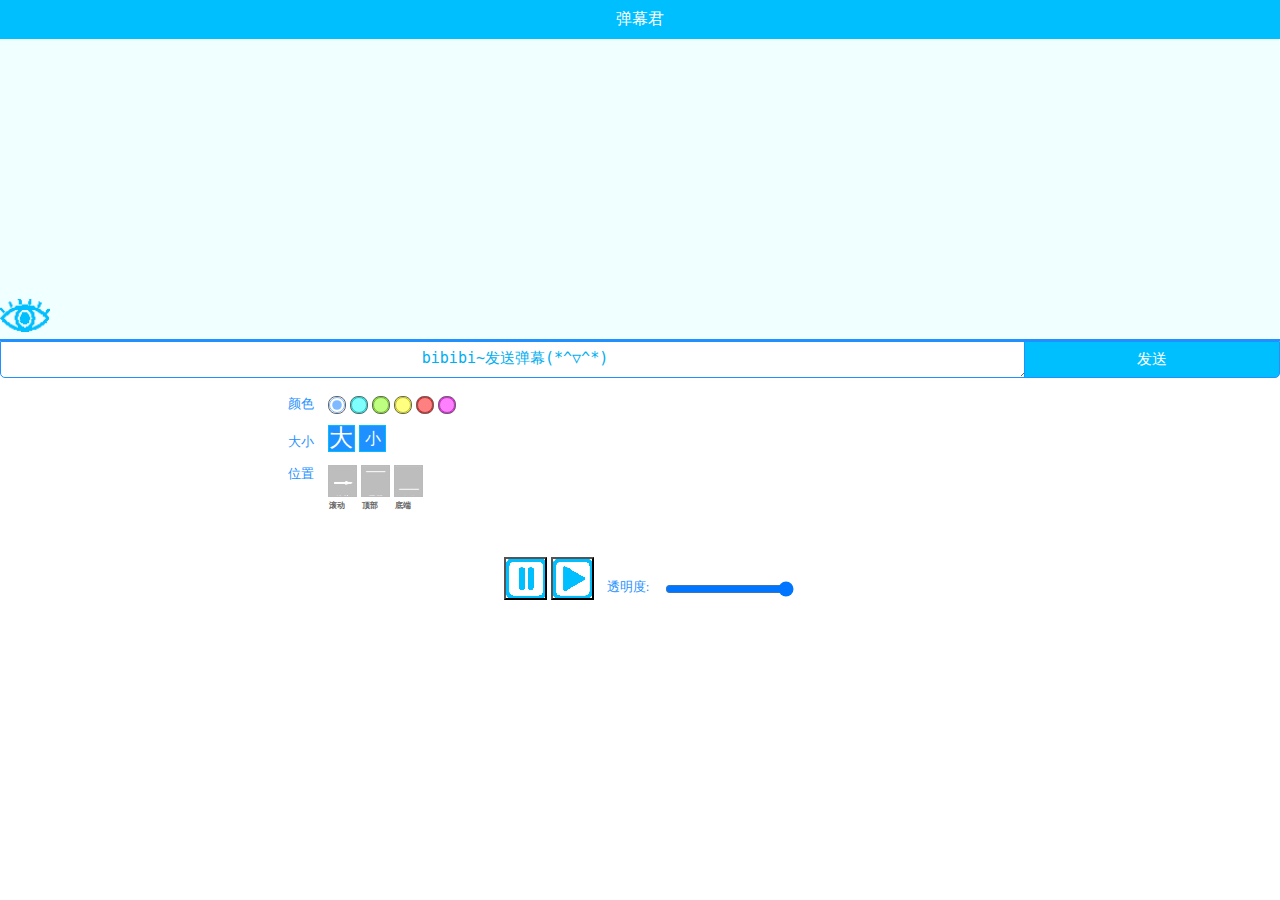
<file: barrage/index.html>
<!DOCTYPE html>
<html lang="en">
<head>
  <meta charset="utf-8">
  <meta name="viewport" content="width=device-width,minimum-scale=1.0,maximum-scale=1.0,user-scalable=no">
  <meta http-equiv="X-UA-Compatible" content="IE=Edge">
      <meta name="viewport" content="width=device-width,initial-scale=1.0,maximum-scale=1.0,user-scalable=no">
       <meta name="renderer" content="webkit"> <!-- 360手机优先使用chrome内核 -->
      <meta name="screen-orientation" content="portrait">  <!-- UC强制竖屏 -->
      <meta name="x5-orientation" content="portrait">  <!-- QQ强制竖屏 -->
      <meta name="browsermode" content="application">  <!-- UC浏览器应用模式 -->
      <!--  <meta name="x5-page-mode" content="app">  -->  <!-- QQ应用模式 -->
      <meta http-equiv="Cache-Control" content="no-siteapp"> <!-- 禁止百度转载页面加载流氓广告 -->
      <meta http-equiv="X-UA-Compatible" content="IE=edge,chrome=1"> <!-- 优先使用最高IE内核和chrome内核 -->
      <meta name="google" value="notranslate">  <!-- 禁用google翻译网页 -->
  <title>弹幕体验</title>
  <link rel="stylesheet" type="text/css" href="./css/danmu.css">
  <script src="http://libs.baidu.com/jquery/2.1.4/jquery.min.js"></script>
  <script src="./dist/jquery.danmu.min.js"></script>
</head>

<body class="center">
<div id="head">
  弹幕君
</div>
<!--黑背景和弹幕区-->
<div id="danmuarea">
  <img src="./images/open.png" id="eye">
  <input type='checkbox' checked='checked' id='ishide' value='is' onchange='changehide()'>
  <div id="danmu" >

  </div>
</div>
<!--控制区-->
<div class="ctr" >
  <textarea id="text" max=300>bibibi~发送弹幕(*^▽^*)</textarea>
  <button type="button" id="send" onclick="send()">发送</button><br>
<div style="background-color: #FFFFFF;padding: 5px 0 25px;">
   <div id="main">
    <label>颜色</label>  
      <div id="cl" style="background-color: white;">
        <input type="radio" name="color" id="color" value="white" checked="checked"></div>
      <div id="cl" style="background-color: cyan;">
        <input type="radio" name="color" id="color" value="cyan"></div>
      <div id="cl" style="background-color: lawngreen;">
        <input type="radio" name="color" id="color" value="lawngreen"></div>
      <div id="cl" style="background-color: yellow;">
        <input type="radio" name="color" id="color" value="yellow"></div>      
      <div id="cl" style="background-color: red;">
        <input type="radio" name="color" id="color" value="red"></div>
      <div id="cl" style="background-color: magenta;">
        <input type="radio" name="color" id="color" value="magenta"></div>
      <br>
    <label>大小</label>
    <div id="sz1" style="font-size:24px">大
      <input type="radio" name="size" id="size" value="1" checked="checked" onclick="radio1()"></div>
    <div id="sz2" style="font-size:16px">小
      <input type="radio" name="size" id="size" value="0" onclick="radio2()"></div>
      <br>
 
    <label>位置</label>
    <div id="pst1">
      <input type="radio" name="position" id="position" value="0" onclick="radiopst1()" checked="checked">
      <span id="btm">滚动</span>
    </div>
    <div id="pst2">
      <input type="radio" name="position" id="position" value="1" onclick="radiopst2()">
      <span id="btm">顶部</span>
    </div>
    <div id="pst3">
      <input type="radio" name="position" id="position" value="2" onclick="radiopst3()">
      <span id="btm">底端</span>
    </div>
  <br>
</div>

</div>
 <div id="footer">
  <button type="button" id="btn1" onclick="pauser()" style="width:43px; height:43px;background-image: url(./images/pause.png);background-color: rgba(255,255,255,0);outline: none;"></button> 
  <button type="button" id="btn2" onclick="resumer()" style="width:43px; height:43px;background-image: url(./images/play.png);background-color: rgba(255,255,255,0);margin-right: 9px;outline: none;"></button>
     
   
  <label>透明度:</label>
  <input type="range" name="op" id="op" onchange="op()" value="100"> <br>

  
  </div>
  
 
</div>
<script>
	//WebSocket
	var wsServer = 'ws://139.59.123.47:9505';
	var websocket= new WebSocket(wsServer);

	websocket.onopen = function (evt) {
		console.log("Connected to WebSocket server.");
		/*websocket.send("gaga");*/
		//连上之后就打开弹幕
		$('#danmu').danmu('danmuResume');
	};

	websocket.onclose = function (evt) {
		console.log("Disconnected");
	};

	websocket.onmessage = function (evt) {
		console.log('Retrieved data from server: ' + evt.data);
		var time = $('#danmu').data("nowTime")+1;
		var text_obj= evt.data +',"time":'+time+'}';//获取加上当前时间
		console.log(text_obj);
		var new_obj=eval('('+text_obj+')');
		$('#danmu').danmu("addDanmu",new_obj);//添加弹幕
	};

	websocket.onerror = function (evt, e) {
			console.log('Error occured: ' + evt.data);
	};



  //初始化
  $("#danmu").danmu({
    left:0,
    top:0,
    height:"100%",
    width:"100%",
    speed:20000,
    opacity:1,
    font_size_small:16,
    font_size_big:24,
    top_botton_danmu_time:6000
  });
    //一个定时器，监视弹幕时间并更新到页面上
  function timedCount(){
    $("#time").text($('#danmu').data("nowTime"));

    t=setTimeout("timedCount()",50)

  }
  timedCount();


  function starter(){
    $('#danmu').danmu('danmuStart');
  }
  function pauser(){
    $('#danmu').danmu('danmuPause');
  }
  function resumer(){
    $('#danmu').danmu('danmuResume');
  }
  function stoper(){
    $('#danmu').danmu('danmuStop');
  }
  function getime(){
    alert($('#danmu').data("nowTime"));
  }
  function getpaused(){
    alert($('#danmu').data("paused"));
  }

  //发送弹幕，使用了文档README.md第7节中推荐的方法
  function send(){
    var text = document.getElementById('text').value;
    var color = $("input[name='color']:checked").val();
    var position = $("input[name='position']:checked").val();
    //var time = $('#danmu').data("nowTime")+1;
    var size =$("input[name='size']:checked").val();
    //var text_obj='{ "text":"'+text+'","color":"'+color+'","size":"'+size+'","position":"'+position+'","time":'+time+'}';
	//为了处理简单，方便后续加time，和isnew，就先酱紫发一半吧。
	//注：time为弹幕出来的时间，isnew为是否加边框，自己发的弹幕，常理上来说是有边框的。
    var text_obj='{ "text":"'+text+'","color":"'+color+'","size":"'+size+'","position":"'+position+'"';
	//利用websocket发送
	websocket.send(text_obj);
	//清空相应的内容
    document.getElementById('text').value='';
  }
  //调整透明度函数
  function op(){
    var op=document.getElementById('op').value;
    $('#danmu').danmu("setOpacity",op/100);
  }

//弹幕上的话
var t = document.getElementById('text');
            t.onfocus = function(){
                if(this.innerHTML == 'bibibi~发送弹幕(*^▽^*)'){this.value = ''}
            };
            t.onblur = function(){
                if(this.value == ''){
                    this.innerHTML = 'bibibi~发送弹幕(*^▽^*)'}   
            };
  //调隐藏 显示
  function changehide() {
    var op = document.getElementById('op').value;
    element=document.getElementById('eye')
    op = op / 100;
    if (document.getElementById("ishide").checked) {
      $("#danmu").danmu("setOpacity",1)
      element.src="./images/open.png";
    } else {
      $("#danmu").danmu("setOpacity",0)
      element.src="./images/close.png";
    }
    
  }

  //设置弹幕时间
  function settime(){
    var t=document.getElementById("set_time").value;
    t=parseInt(t)
    $('#danmu').danmu("setTime",t);
  }
  //选择按钮
      function radio1(){
                document.getElementById('sz1').style.backgroundColor = '#EED3D5';
                document.getElementById('sz2').style.backgroundColor = '#00BFFF';
            }
      function radio2(){
                document.getElementById('sz2').style.backgroundColor = '#EED3D5';
                document.getElementById('sz1').style.backgroundColor = '#00BFFF';
            }
      function radiopst1(){
                document.getElementById('pst1').style.opacity = '0.6';
                document.getElementById('pst2').style.opacity = '1';
                document.getElementById('pst3').style.opacity = '1';
            }
      function radiopst2(){
                document.getElementById('pst2').style.opacity = '0.6';
                document.getElementById('pst1').style.opacity = '1';
                document.getElementById('pst3').style.opacity = '1';
            }    
      function radiopst3(){
                document.getElementById('pst3').style.opacity = '0.6';
                document.getElementById('pst1').style.opacity = '1';
                document.getElementById('pst2').style.opacity = '1';
            }   
    
</script>

</body>
</html>
</file>
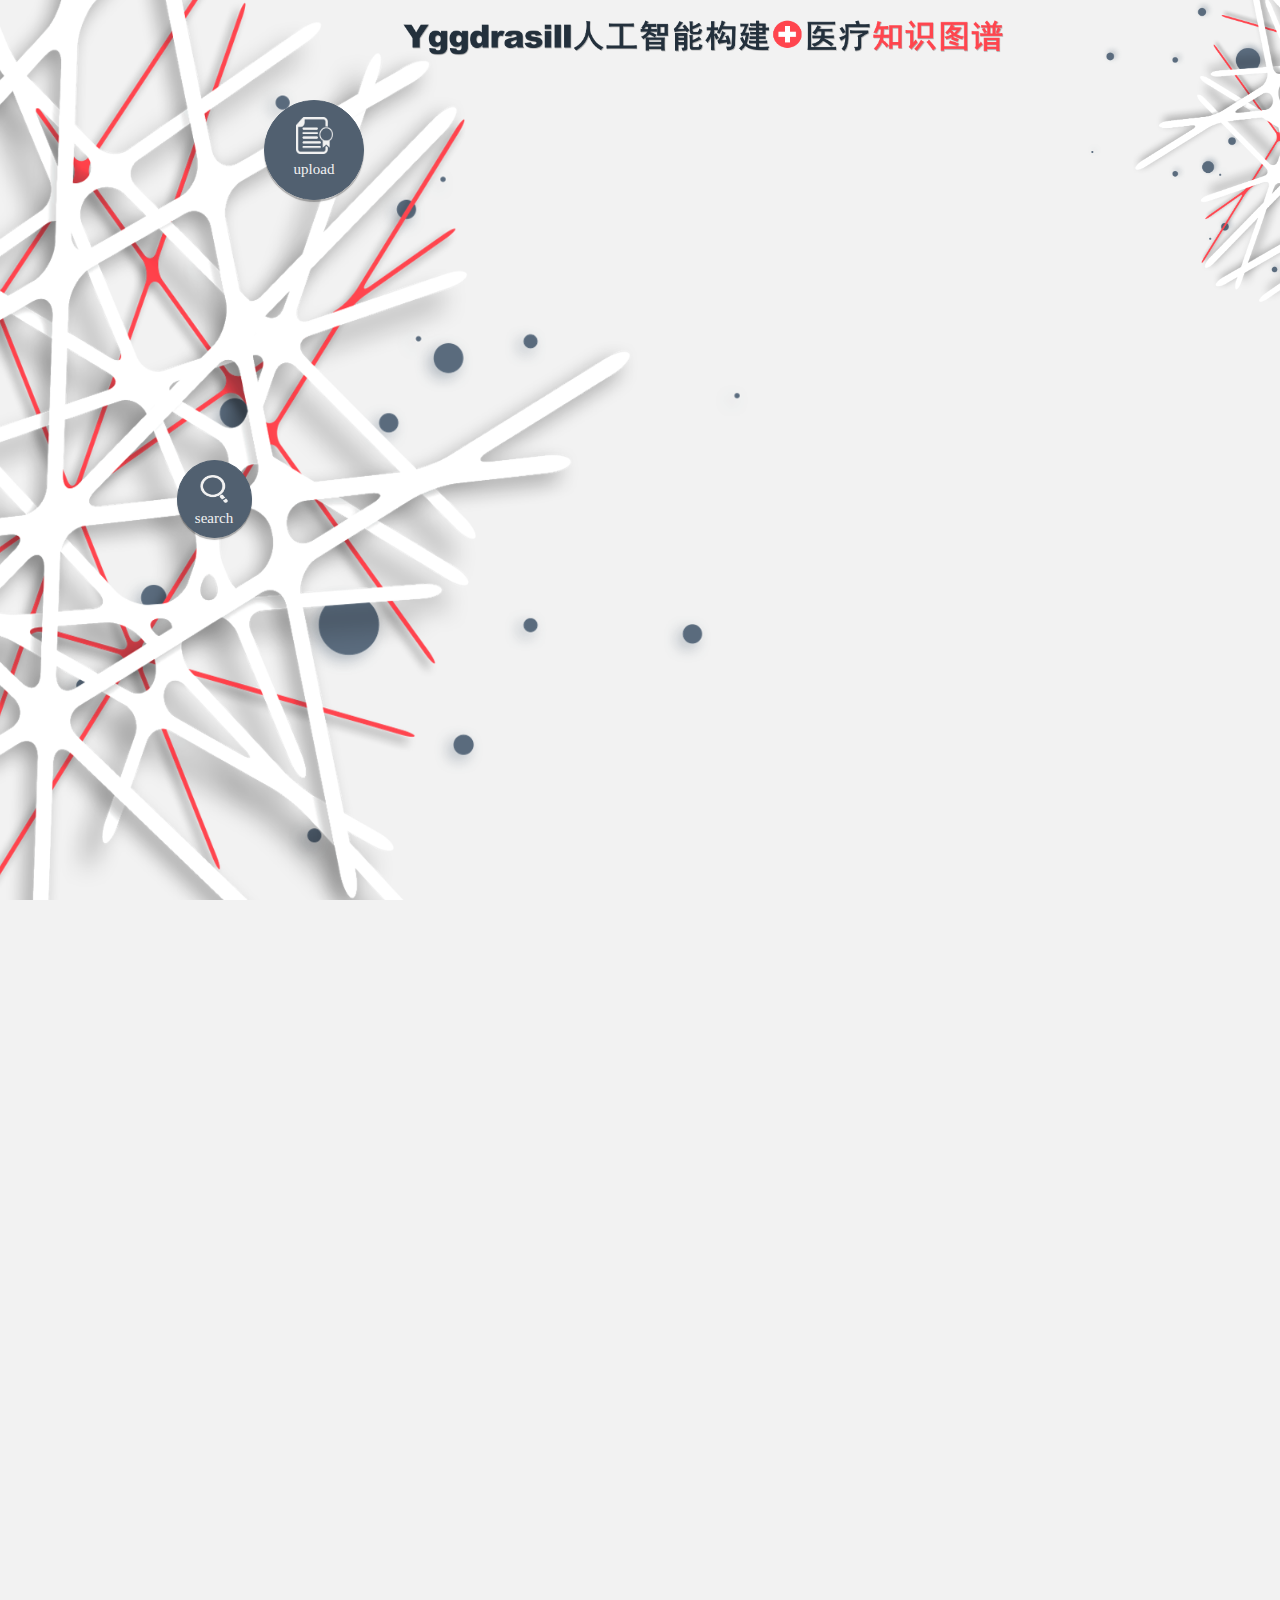
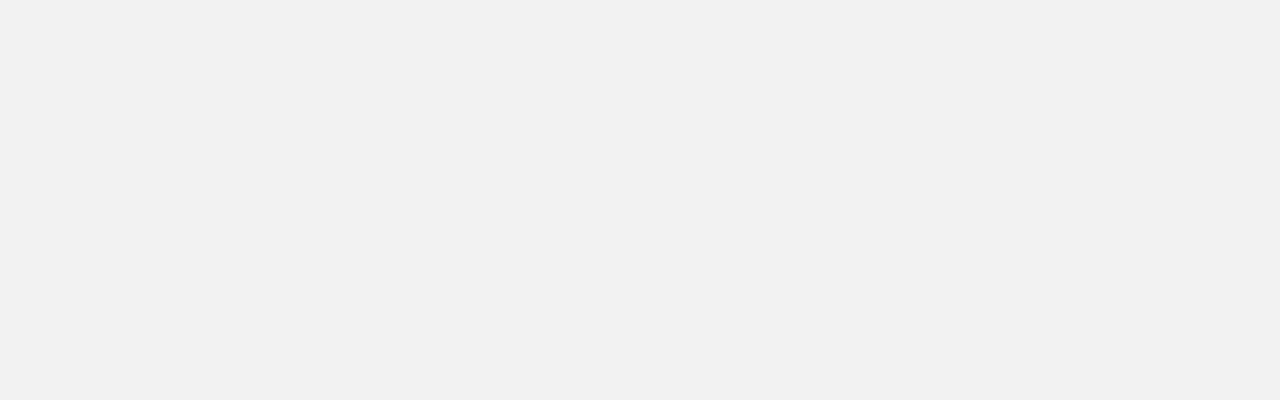
<file: knowledge_graph/index.html>
<!DOCTYPE html>
<html>
<head>
    <meta charset="utf-8">
    <meta name="viewport" content="width=device-width, initial-scale=1.0">
    <title>人工智能生成医疗知识图谱</title>
    <Connector URIEncoding="UTF-8" port="8080" protocol="org.apache.coyote.http11.Http11NioProtocol" useBodyEncodingForURI="false" enableLookups="false" connectionTimeout="20000" redirectPort="8443">
    <script src='http://d3js.org/d3.v3.min.js' charset='utf-8'></script>
    <link rel="stylesheet" type="text/css" href="css/style.css">

    </style>
</head>
<body>
    <div class="wrap">
        <img src="./image/bg.png" id="bg1">
        <img src="./image/bg.png" id="bg2">
        <img src="./image/title.png" id="ttle1">
        <div></div>
        <div class="panel">
            <ul class="tab">
                <li>
                    <a href="#" class="btn" id="noshadow"><i id="upload_icon"></i>upload</a><input type="file" name="file" id="doc" onchange="setThesis()">
                </li>
                <li>
                    <a href="#" class="btn" id="search"><i id="search_icon"></i>search</a>
                </li>    
            </ul>    
            <div id="canvas">
                 
            </div>
            <div class="rel">
                <ul class="tab2">
                    <li>
                        <a href="#" class="btn">abstract</a>
                    </li>
                    <li>
                        <a href="#" class="btn">analogy</a>
                    </li>    
                </ul> 
            </div>
        </div>
        <p class="notpro" id="docname"></p>
    </div>
    
            
     
    <footer>
        <script src="./js/jquery-3.2.1.js"></script>
        <script src="./js/indexd3.js"></script>
        <script src="./js/index.js"></script>
    </footer>
</body>
</html>
</file>
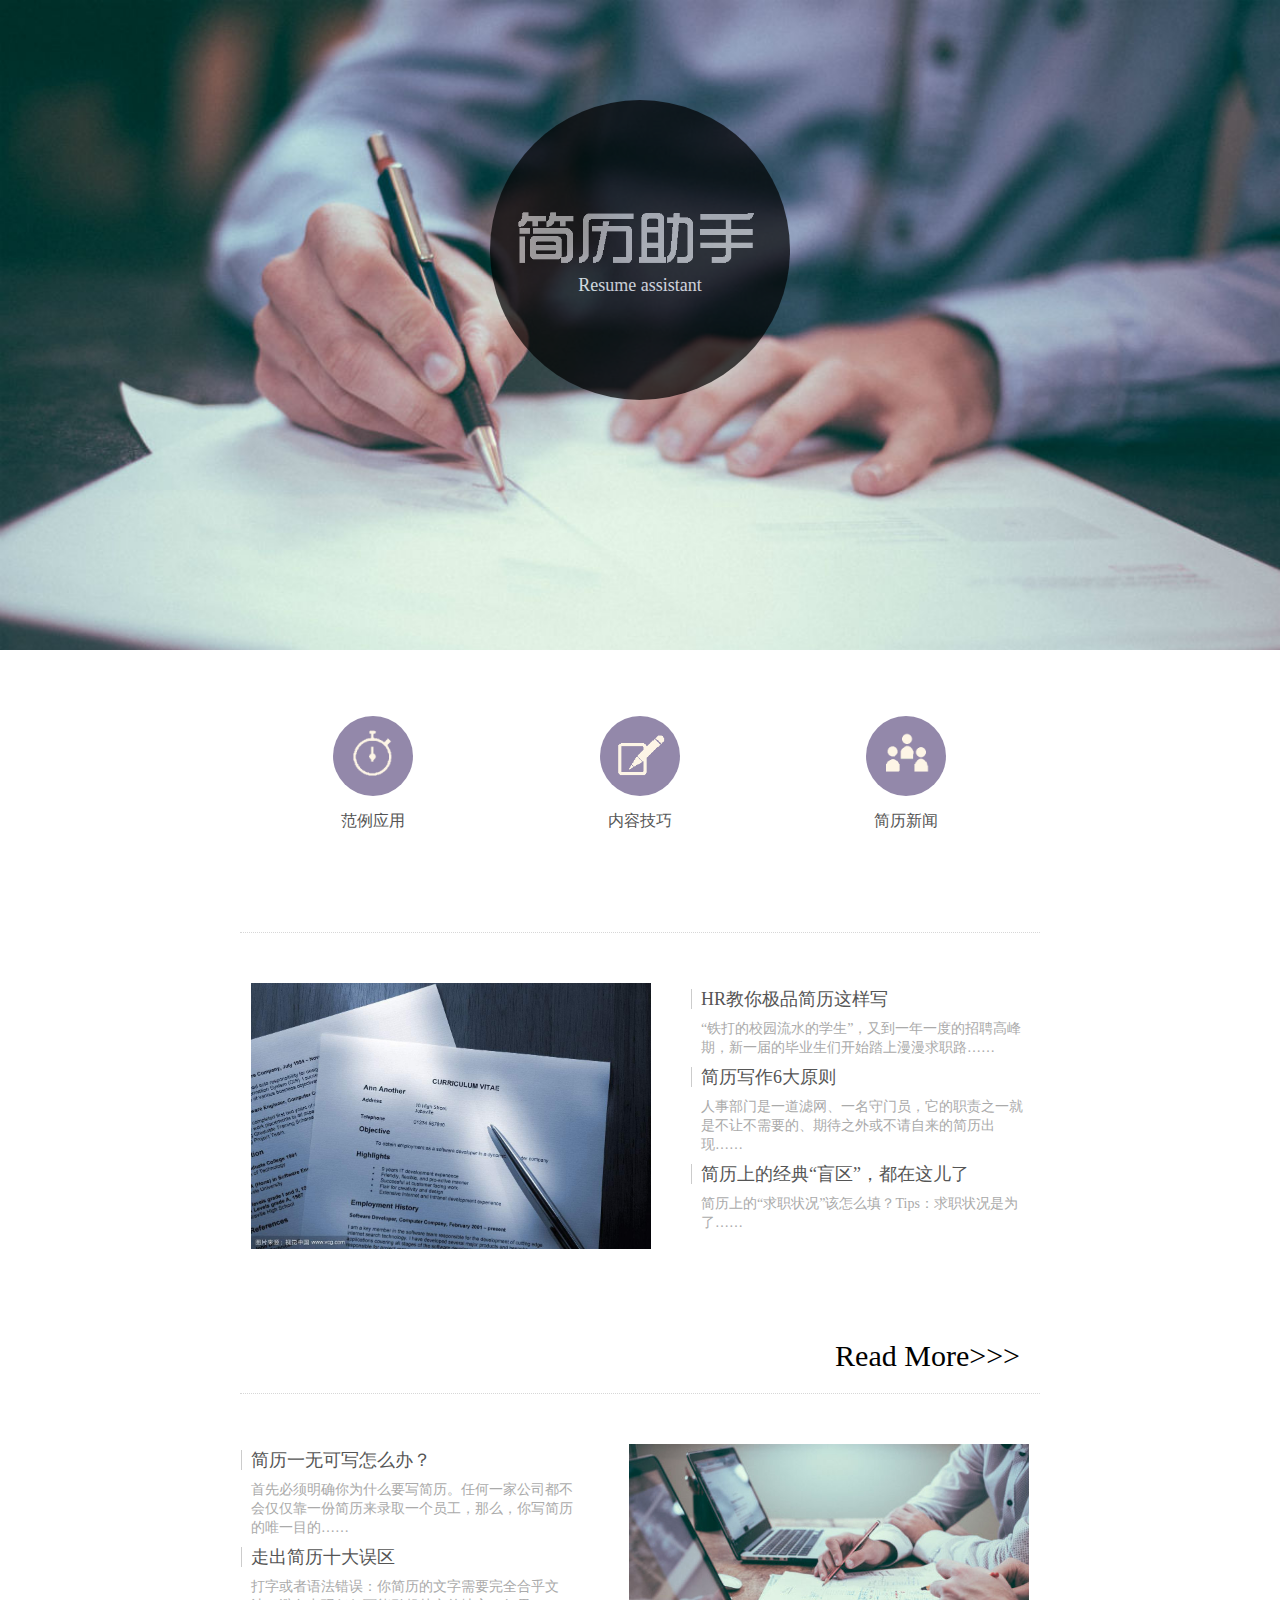
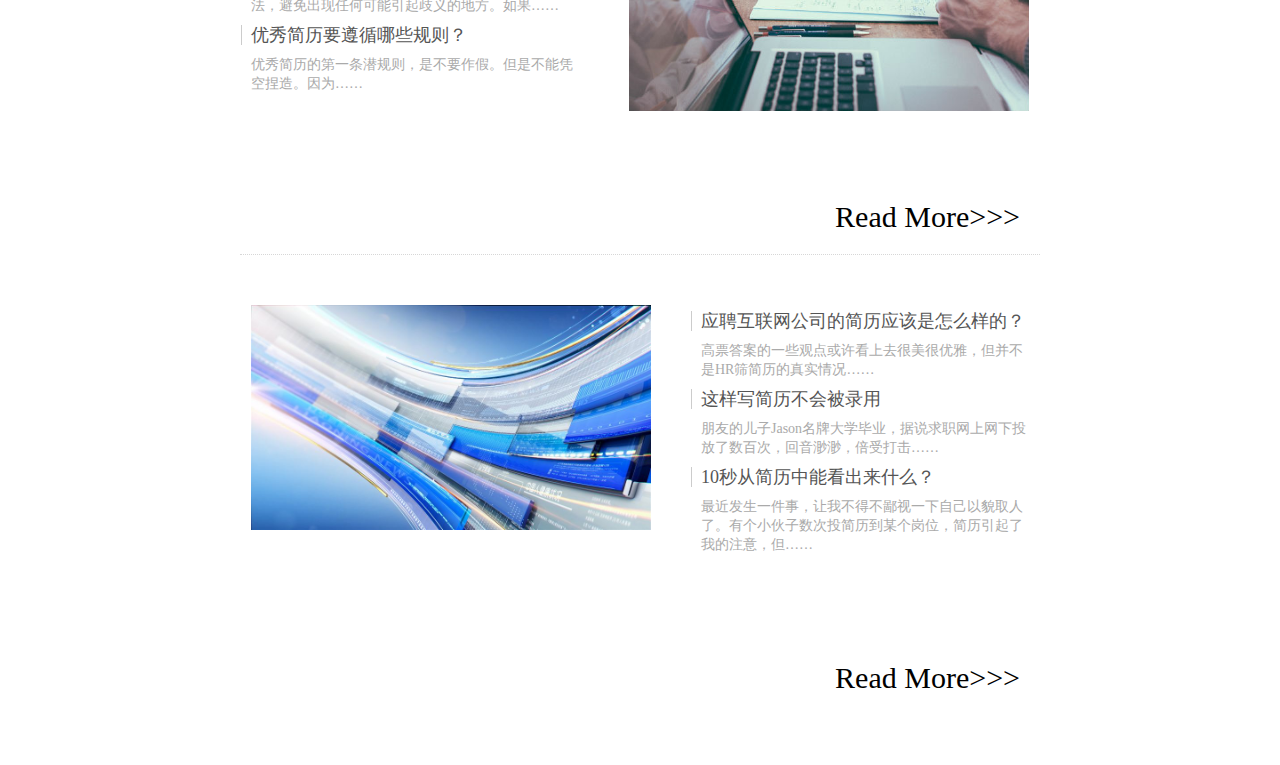
<file: templates/flat_design1/index.html>
<!DOCTYPE html>
<html>
<head>
	<title><sp:property value="special.title"/></title>
	<meta charset="utf-8">
	<meta http-equiv="Content-Type" content="text/html; charset=GBK" />
	<link rel="stylesheet" type="text/css" href="./css/style.css">
</head>
<body>
	<div class="top">
		<img src="./image/head.jpg" id="head">
		<div class="limit">
			<div class="circle title">
				<img src="./image/title.png" width="250" style="opacity: 0.7;">
				Resume assistant
			</div>
		</div>
		

	</div>
	<div class="mainbody">
		<div class="nav">
			<ul>
				<li><a href=""><img src="./image/ks.png"><br>范例应用</a></li>
				<li><a href=""><img src="./image/bm.png"><br>内容技巧</a></li>
				<li><a href=""><img src="./image/nr.png"><br>简历新闻</a></li>
			</ul>
		</div>
		<div class="theme">
			<img src="./image/pic1.jpg" style="float: left;">
			<p class="rightp">
				<a href="#"><span>&nbsp;&nbsp;HR教你极品简历这样写</span><br>
				“铁打的校园流水的学生”，又到一年一度的招聘高峰期，新一届的毕业生们开始踏上漫漫求职路……</a>
				<br>
				<a href="#"><span>&nbsp;&nbsp;简历写作6大原则</span><br>
				人事部门是一道滤网、一名守门员，它的职责之一就是不让不需要的、期待之外或不请自来的简历出现……</a>
				<br>
				<a href="#"><span>&nbsp;&nbsp;简历上的经典“盲区”，都在这儿了</span><br>
				简历上的“求职状况”该怎么填？Tips：求职状况是为了……</a>
				<br>
			</p>
			<div class="rdmore"><a href="">Read More>>></a></div>
		</div>
		<div class="theme">
			<img src="./image/pic2.jpg" style="float: right;">
			<p class="leftp">
				<a href="#"><span>&nbsp;&nbsp;简历一无可写怎么办？</span><br>
				首先必须明确你为什么要写简历。任何一家公司都不会仅仅靠一份简历来录取一个员工，那么，你写简历的唯一目的……</a>
				<br>
				<a href="#"><span>&nbsp;&nbsp;走出简历十大误区</span><br>
				打字或者语法错误：你简历的文字需要完全合乎文法，避免出现任何可能引起歧义的地方。如果……</a>
				<br>
				<a href="#"><span>&nbsp;&nbsp;优秀简历要遵循哪些规则？</span><br>
				优秀简历的第一条潜规则，是不要作假。但是不能凭空捏造。因为……</a>
				<br>
			</p>
			<div class="rdmore"><a href="">Read More>>></a></div>
		</div>
		<div class="theme">
			<img src="./image/pic3.jpg" style="float: left;">
			<p class="rightp">
				<a href="#"><span>&nbsp;&nbsp;应聘互联网公司的简历应该是怎么样的？</span><br>
				高票答案的一些观点或许看上去很美很优雅，但并不是HR筛简历的真实情况……</a>
				<br>
				<a href="#"><span>&nbsp;&nbsp;这样写简历不会被录用</span><br>
				朋友的儿子Jason名牌大学毕业，据说求职网上网下投放了数百次，回音渺渺，倍受打击……</a>
				<br>
				<a href="#"><span>&nbsp;&nbsp;10秒从简历中能看出来什么？</span><br>
				最近发生一件事，让我不得不鄙视一下自己以貌取人了。有个小伙子数次投简历到某个岗位，简历引起了我的注意，但……</a>
				<br>
			</p>
			<div class="rdmore"><a href="">Read More>>></a></div>
		</div>
	</div>
	

</body>
</html>
</file>
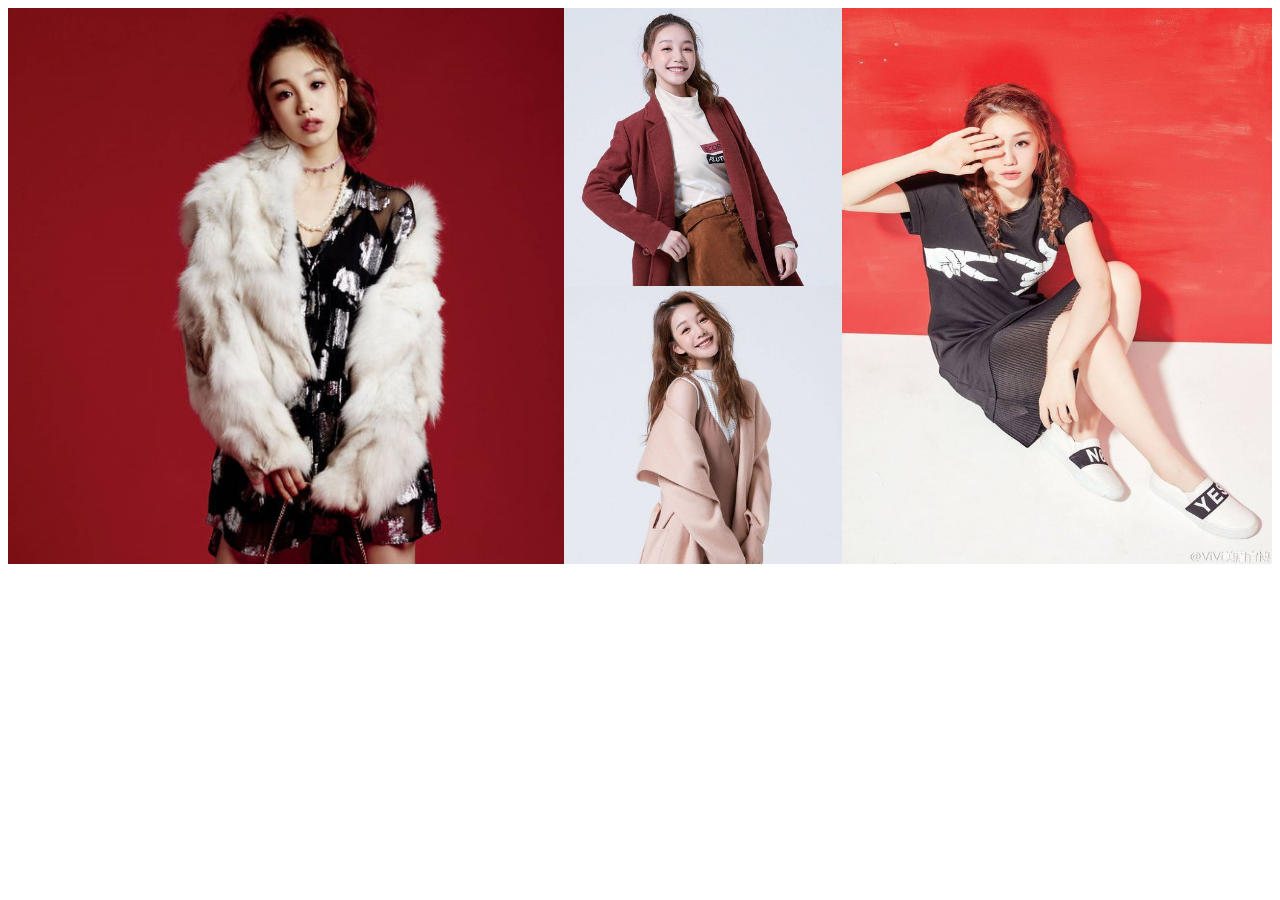
<file: templates/square_img_responsive/index.html>
<!DOCTYPE html>
<html>
<head>
	<title>正方形杂志图响应式布局</title>
	<meta charset="utf-8">
	<style type="text/css">
		.clearfloat:after{
			content: '';
			display: block;
			height: 0;
			clear: both;
		}
		.photos{
			background-color: #DDD;
		}
		.photo-cells{
			background-image: url("4.jpg");
			background-repeat: no-repeat;
			background-position:top 0px right 0;
			background-size:34% 100%;

			
		}
		.photo-left div{
			background-repeat: no-repeat;
			background-size: 100% 100%;
			background-position: center;
		}
		.photo-left{
			width: 66%;
			float: left;
			
		}
		.left-cell{
			width: 0;
			padding: 33.33%;
			float: left;
			background-image: url("1.jpg");
		}
		.middle-cell{
			width: 33.32%;
			float: right;
		}

		.cell-s{
			padding:50%; 
		}
		.img1{
			background-image: url("2.jpg");
		}
		.img2{
			background-image: url("3.jpg");
		}
		
		}
	</style>
</head>
<body>
	<div class="photos">
		<!--  -->
		
		
		<div class="photo-cells clearfloat">
			<div class="photo-left clearfloat">
				<div class="left-cell">
					
				</div>
				<div class="middle-cell">
					<div class="cell-s img1"></div>
					<div class="cell-s img2"></div>
				</div>
			</div>
		
		</div>
	</div>
	
</body>
</html>
</file>
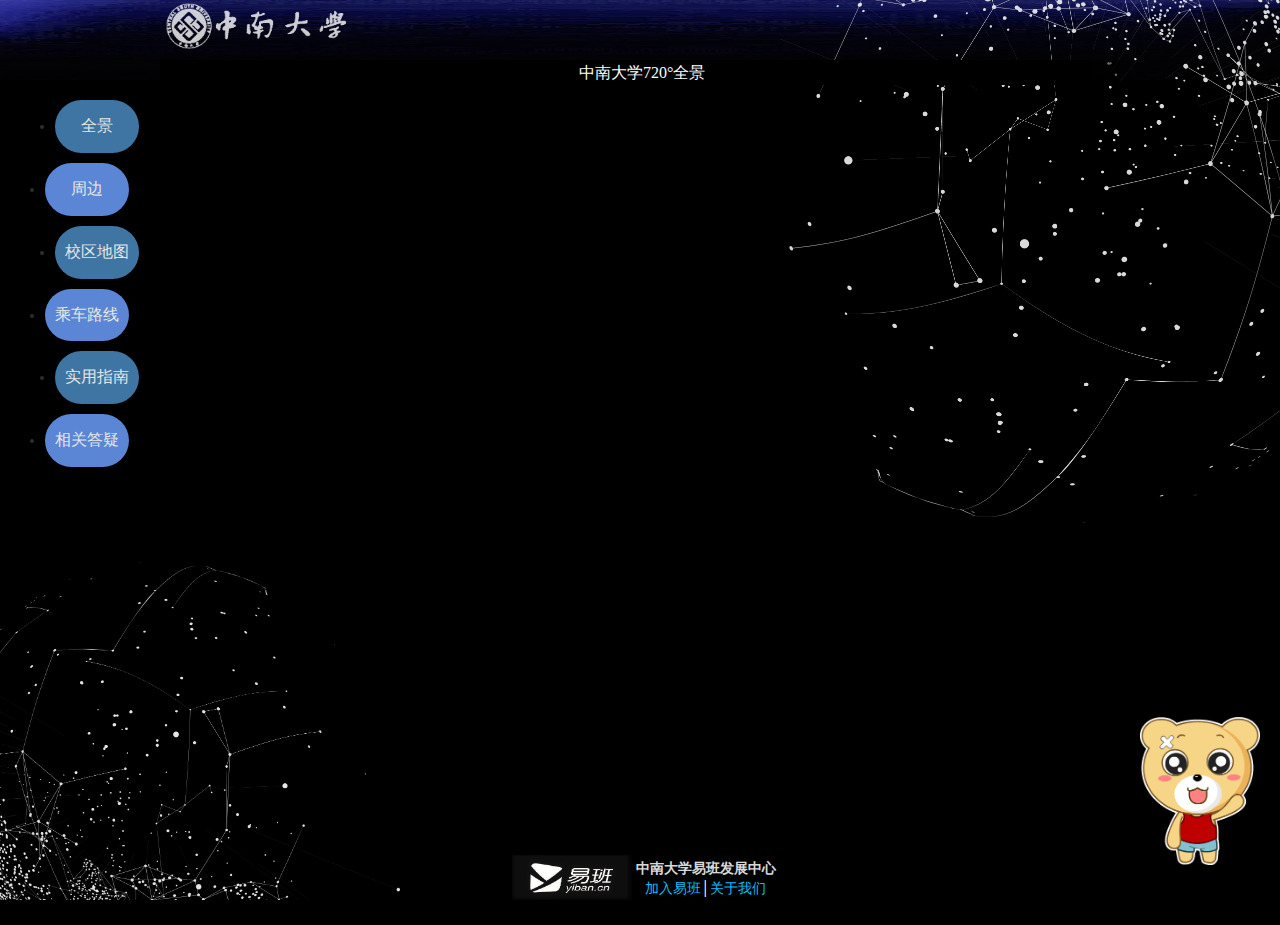
<file: 中南大学迎新.html>
<!DOCTYPE html>
<html>
<head>
	<title>中南大学迎新</title>
	<meta charset="utf-8">
	<meta name="viewport" content="width=device-width, user-scalable=no, minimum-scale=1.0, maximum-scale=1.0">
	<meta http-equiv="X-UA-Compatible" content="IE=Edge">
      <meta name="viewport" content="width=device-width,initial-scale=1.0,maximum-scale=1.0,user-scalable=no">
       <meta name="renderer" content="webkit"> <!-- 360手机优先使用chrome内核 -->
      <meta name="screen-orientation" content="portrait">  <!-- UC强制竖屏 -->
      <meta name="x5-orientation" content="portrait">  <!-- QQ强制竖屏 -->
      <meta name="browsermode" content="application">  <!-- UC浏览器应用模式 -->
      <!--  <meta name="x5-page-mode" content="app">  -->  <!-- QQ应用模式 -->
      <meta http-equiv="Cache-Control" content="no-siteapp"> <!-- 禁止百度转载页面加载流氓广告 -->
      <meta http-equiv="X-UA-Compatible" content="IE=edge,chrome=1"> <!-- 优先使用最高IE内核和chrome内核 -->
      <meta name="google" value="notranslate">  <!-- 禁用google翻译网页 -->
      <meta name="robots" content="index,follow">  <!-- 网页搜索引擎方式 -->
    <link rel="stylesheet" type="text/css" href="css/bootstrap.min.css">
	<link rel="stylesheet" type="text/css" href="css/yingxin/yingxin.css">
	<style type="text/css">
		
	</style>
</head>
<body>
	<header>
		<div id="head">
			<img id="zndx" src="images/yingxin/zndx.png">
			<img id="bg" src="images/yingxin/bg.jpg">
		</div>
		<div id="navbar" class="nav nav-pills nav-stacked">
			<ul>
				<li id="a1"><a onclick="setTab('a',1,6)" href="javascript:scrollTo(0,0);">全景</a></li>
				<li id="a2"><a onclick="setTab('a',2,6)" href="javascript:scrollTo(0,0);">周边</a></li>
				<li id="a3"><a onclick="setTab('a',3,6)" href="javascript:scrollTo(0,0);">校区地图</a></li>
				<li id="a4"><a onclick="setTab('a',4,6)" href="javascript:scrollTo(0,0);">乘车路线</a></li>
				<li id="a5"><a onclick="setTab('a',5,6)" href="javascript:scrollTo(0,0);">实用指南</a></li>
				<li id="a6"><a onclick="setTab('a',6,6)" href="javascript:scrollTo(0,0);">相关答疑</a></li>
			</ul>
		</div>
	</header>
	
	<div id="con_a_1" class="mainbody">
		<div id="block"><span id="ctr">中南大学720°全景</span></div>
		<div id="block2"></div>
		<iframe src="http://720yun.com/t/fcejOp4Ozu3?pano_id=2330341" id="myiframe" scrolling="no" frameborder="0"></iframe>
	</div>	
	<div id="con_a_2" class="mainbody" style="display: none;">
		<embed src="http://share.map.qq.com/share/panoId/25011019130306143508500/heading/39.8/pitch/5.7/zoom/1/pano.swf" quality="high" id="myiframe" allowNetworking="all" allowScriptAccess="always" allowFullScreen="true" mode="transparent" type="application/x-shockwave-flash"></embed>
	</div>
	<div id="con_a_3" class="mainbody" style="display: none;overflow:hidden;"> 
		<div style="width:800px;height:800px;margin:-110px 0px 0px 0px;"> 
			<iframe src="http://map.csu.edu.cn/#campus=nav" width="1000px" height="600" scrolling="no" style="z-index: 300;"></iframe> 
		</div> 
	</div>
	<div  id="con_a_4" class="mainbody" style="display: none;">
		<iframe src="http://j.map.baidu.com/ZXrtL" id="myiframe" scrolling="no" frameborder="0"></iframe>
	</div>
	<div  id="con_a_5" class="mainbody" style="display: none;">
		
	</div>
	<div  id="con_a_6" class="mainbody" style="display: none;">
		
	</div>
</body>

<footer>
	<img id="star1" src="images/yingxin/star.png">
	<img id="star2" src="images/yingxin/star2.png">
	<img id="bear" src="images/yingxin/bear.png">
	<div id="about">
		<img id="logo" src="images/yingxin/logo.jpg">
		<div id="font"><span id="ft1">中南大学易班发展中心</span>
		<ul style="padding: 0;margin: 0;">
			<li id="abt"><a href="#">加入易班</a></li>│<li id="abt"><a href="#">关于我们</a></li>
		</ul>
		</div>
	</div>
	<script type="text/javascript" src=js/yingxin/vr.js></script>
</footer>

</html>
<!--
全景导航及周边修饰（参考好一点的效果）
引入路线 查公交  （iframe引入某地图）谷歌 （街景
引入实用指南 （防骗啊军训啊啥的）
答疑	  （版面清晰的 上中南e行里搜搜）
实用链接 （之前做的那个中南大学各种豪华链接）
校园地图（参考北大）maps三校区图片点击链接 地图图片  引入照片浏览 地图图片上附加照片
学院+部门？
-->
</file>
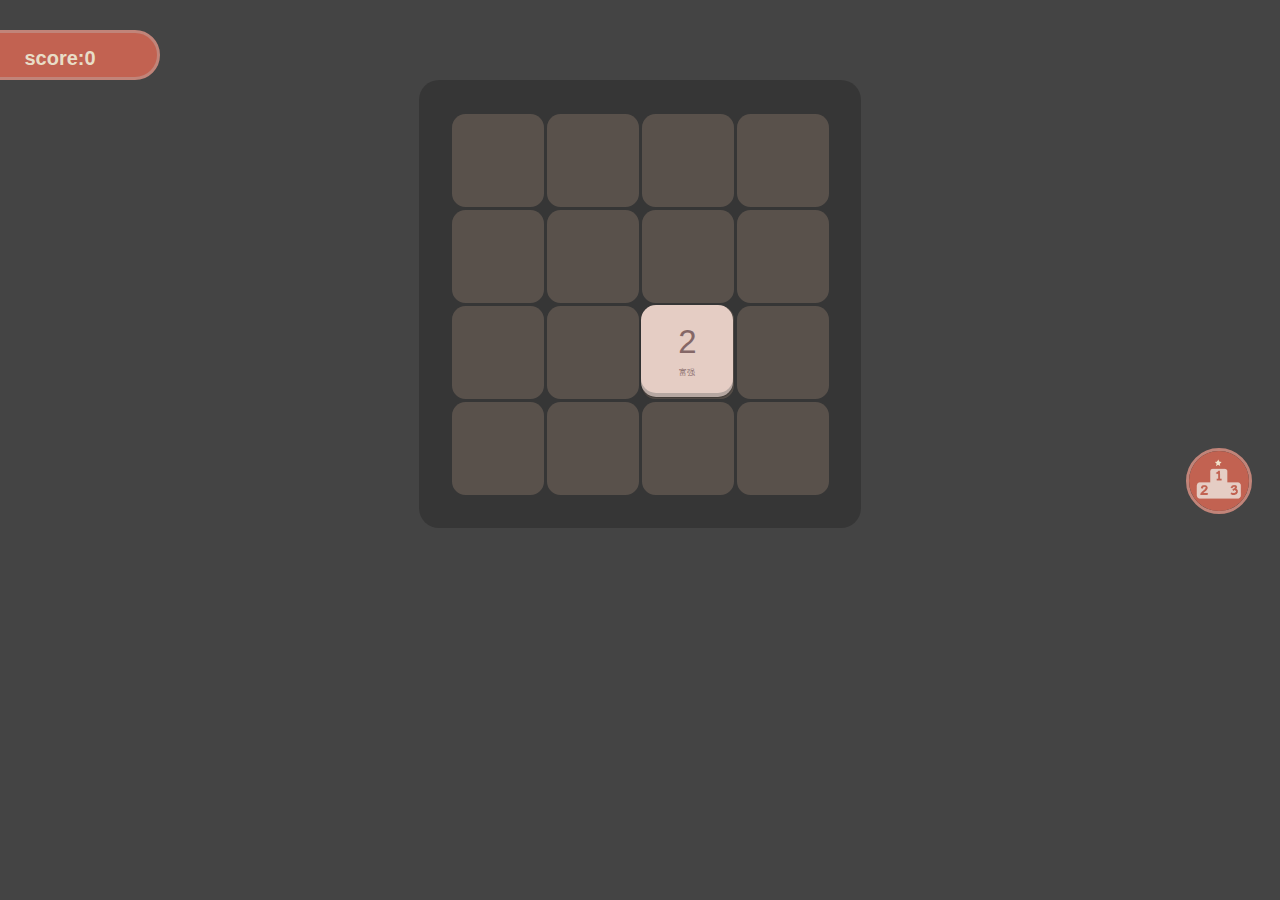
<file: games/2048/2048.html>
<html>
<head>
	<meta charset="utf-8">
	<title>2048小游戏</title>
	<meta name="renderer" content="webkit">	<!-- 360手机优先使用chrome内核 -->
    <meta name="screen-orientation" content="portrait">  <!-- UC强制竖屏 -->
    <meta name="x5-orientation" content="portrait">  <!-- QQ强制竖屏 -->
    <meta name="browsermode" content="application">  <!-- UC浏览器应用模式 -->
    <!--  <meta name="x5-page-mode" content="app">  -->  <!-- QQ应用模式 -->
	<meta http-equiv="Cache-Control" content="no-siteapp"> <!-- 禁止百度转载页面加载流氓广告 -->
	<meta http-equiv="X-UA-Compatible" content="IE=edge,chrome=1"> <!-- 优先使用最高IE内核和chrome内核 -->
	<meta name="viewport" content="width=device-width,maximum-scale=1,initial-scale=1.0,user-scalable=no">  <!-- 禁止用户修改网页大小 -->
	<meta name="google" value="notranslate">  <!-- 禁用google翻译网页 -->
	<meta name="robots" content="index,follow">  <!-- 网页搜索引擎方式 -->
	<meta name="apple-mobile-web-app-capable" content="yes" />
	<link href="css/2048.css" rel="stylesheet">
</head>
<body>
	<div class="wrap">
		<div class="score_box">
			<b>score:</b><b id="score"></b>
		</div>
		<div class="cell_wrap">
			<div class="box">
				<div class="cell"></div>
				<div class="cell"></div>
				<div class="cell"></div>
				<div class="cell"></div>
				<div class="cell"></div>
				<div class="cell"></div>
				<div class="cell"></div>
				<div class="cell"></div>
				<div class="cell"></div>
				<div class="cell"></div>
				<div class="cell"></div>
				<div class="cell"></div>
				<div class="cell"></div>
				<div class="cell"></div>
				<div class="cell"></div>
				<div class="cell"></div>
			</div>
		</div>
	</div>
	<a class="sign" href="#" onclick="showRanking()"><img src="./images/ranking.png" width="60" height="60"></a>
	<script src="js/jquery-3.2.1.js"></script>
	<script src="js/2048.js"></script>
</body>
</html>
<!--
//加排行榜
-->
</file>
<file: barrage/css/danmu.css>
body {
      font-family: "Microsoft YaHei" ! important;
      font-color:#222;
      background-color: #FFFFFF;
      padding: 0;
      border: 0;
      margin: 0;
      overflow: hidden;
    }
    pre {
      line-height: 2em;
      font-family: "Microsoft YaHei" ! important;
    }
    h4 {
      line-height: 2em;
    }
    #danmuarea {
      position: relative;
      background: #F0FFFF;
      width:100%;
      height: 300px;
      margin: auto;
      border-bottom: 2px solid #1E90FF;
    }
    .ctr {
      font-size: 1em;
      line-height: 2em;
    }

#head{
  text-align: center;
  padding: 9px;
  background-color: #00BFFF;
  color: #FFFFFF;
  font-size: 16px;
}
#main{
  width: 55%;
  margin: 15px auto;
}
label{
  font-size: 13px;
  line-height: 15px;
  position: relative;
  top: -6px;
  margin-right: 10px;
  color: #1E90FF;
}
#eye{
  width: 50px;
  height: 33px; 
  border:none;
  z-index: 300;
  position: absolute;
  top: 260px;
}

#btn1{
  margin-top: 5px;
  margin-left: 20px;
}
#btn2{
  margin-top: 5px;
}
#text{
  position: absolute;
  left: 0;
  width: 80%;
  height: 28px;
  font-size: 15px;
  padding: 7px 2px 0px;
  outline: none;
  background-color:rgba(255,255,255,0.1);
  color: #00AEF1;
  border-radius: 0 0 0 5px;
  text-align: center;
  text-align-last: center;
  border: 0.5px solid #1E90FF;
}
#send{
  position: absolute;
  right: 0;
  width: 20%;
  height: 37px;
  font-size: 15px;
  outline: none;
  background-color: #00BFFF;
  color: #FFFFFF;
  border-radius: 0 0 5px 0;
  border: 0.5px solid #1E90FF;
}
#footer{
  bottom: 0;
  text-align: center;
  padding-top: 15px;
}

    #color{
      width: 16px;
      height: 16px;
      margin: 0px;
      opacity: 0.5;
      z-index: 500;
      position: relative;
      bottom: 5px;
    }
    #cl{
      width: 16px;
      height: 16px;
      display: inline-block;
      margin: 0px;
      padding-top: 0;
      overflow: hidden;
      z-index: 100;
      border: solid 0.5px #666666;
      border-radius: 8px;
    }
    #size{
      width: 25px;
      height: 25px;
      margin: 0px;
      z-index: 500;
      font-size: 24px;
      position: relative;
      bottom: 24px;
      opacity: 0;
    }
    #sz1{
      width: 25px;
      height: 25px;
      display: inline-block;
      margin: 0px;
      padding-top: 0;
      z-index: 100;
      border: solid 0.5px #00BFFF;
      line-height: 24px;
      overflow:hidden;
      background-color: #1E90FF;
      color: #FFFFFF;
    }
    #sz2{
      width: 25px;
      height: 25px;
      text-align: center;
      display: inline-block;
      margin: 0px;
      padding-top: 0;
      z-index: 100;
      border: solid 0.5px #00BFFF;
      line-height: 25px;
      font-size: 16px;
      overflow:hidden;
      background-color: #1E90FF;
      color: #FFFFFF;
    }
    #position{
      width: 27px;
      height: 31px;
      margin: 0px;
      z-index: 500;
      opacity: 0;
      position: absolute;
      right: 0.5px;

    }
    #pst1{
      width: 27px;
      height: 30px;
      display: inline-block;
      position: relative;
      margin: 0px;
      padding-top: 0;
      z-index: 100;
      border: solid 0.5px #BBBBBB;
      font-size: 8px;
      font-weight: bold;
      background-image: url(../images/scroll.png);
    }
    #pst2{
      width: 27px;
      height: 30px;
      display: inline-block;
      position: relative;
      margin: 0px;
      padding-top: 0;
      z-index: 100;
      border: solid 0.5px #BBBBBB;
      font-size: 8px;
      font-weight: bold;
      background-image: url(../images/top.png);
    }
    #pst3{
      width: 27px;
      height: 30px;
      display: inline-block;
      position: relative;
      margin: 0px;
      padding-top: 0;
      z-index: 100;
      border: solid 0.5px #BBBBBB;
      font-size: 8px;
      font-weight: bold;
      background-image: url(../images/bottom.png);
    }
    #btm{
     position: relative;
     top: 24px;
     color: #666666;
    }
    #ishide{
      width: 45px;
      height: 45px;
      z-index: 500;
      position: absolute;
      top: 250px;
      opacity: 0;
    }
@media only screen and (max-width: 360px){
  #danmuarea {
      width:100%;
      height: 250px;
    }
    #eye{
      position: absolute;
      top: 210px;
    }
    #ishide{
      top: 200px;
    }
    #btn1{
      margin-left: 10px;
    }
}
</file>
<file: knowledge_graph/css/style.css>
/*
* @Author: ZZQ
* @Date:   2018-11-08 13:32:58
* @Last Modified by:   ZZQ
* @Last Modified time: 2018-11-08 16:19:34
*/

@font-face {
  font-family: 'Open Sans';
  src: url("../fonts/OpenSans-Regular.ttf") format("ttf");
  font-weight: 400;
  font-style: normal; 
}
@font-face {
  font-family: 'Korataki';
  src: url('../fonts/Koa.ttf') format('truetype');
}
@font-face {
  font-family: 'CranberryBlues';
  src: url('../fonts/CranberryBlues.ttf') format('truetype');
}
/*全局定义*/
*{
  box-sizing: border-box;
}
html {
  height: 100%; 
}
body {
  min-height: 100%; 
}
body {
  margin: 0;
  padding: 0;
  font: normal 14px 'Open Sans', sans-serif;
  line-height: 1.6;
  color: #101010;
  overflow: hidden;
  background-color: #f2f2f2;
}
ul{
  margin: 0;
  padding: 0;
  list-style-type: none;
}
a{
  text-decoration: none;
  color: #101010;
}
.clearfix:after{
  content: '';
  display: block;
  height: 0;
  clear: both;
}
.wrap{
    width: 100%;
    min-height: 2000px;
    background: #f2f2f2; 
    background-clip: content-box;
    padding-left: 30%;
}

.panel{
    width: 100%;
    height: 100%;
    padding-right: 200px;
    position: relative;
}
#canvas{
    background-clip: content-box;
    overflow: hidden;
    background:url(../image/bg2.png);
    background-size: 50%;
    background-repeat: repeat;
    background-position: center;
    -moz-box-shadow:-0.5px -0.5px 0.5px #aaa inset;               /* For Firefox3.6+ */
    -webkit-box-shadow:-0.5px -0.5px 0.5px #aaa inset;            /* For Chrome5+, Safari5+ */
    box-shadow:-0.5px -0.5px -0.5px #aaa inset; 
}
/*按钮系列*/
.btn{
  background-color: #fff;
  border-color: #fff;
  color: #666;
  padding: 6px 12px;
  font-family: CranberryBlues;
  font-size: 16px;
  font-weight: 400;
  line-height: 1.72857143;
}
.tab li a {
  -webkit-transition: all 0.2s ease-in-out;
  -moz-transition: all 0.2s ease-in-out;
  -ms-transition: all 0.2s ease-in-out;
  -o-transition: all 0.2s ease-in-out;
  transition: all 0.2s ease-in-out;
  border-radius: 5px; 
}
.tab li a span {
  display: block;
  font-size: 24px;
  line-height: 100%; 
}
.tab li a.btn i {
  display: block;
  font-size: 24px;
  margin: 10px auto 0; 
}
.btn {
  display: inline-block;
  text-align: center;
  white-space: nowrap;
  vertical-align: middle;
  -ms-touch-action: manipulation;
  touch-action: manipulation;
  cursor: pointer;
  -webkit-user-select: none;
  -moz-user-select: none;
  -ms-user-select: none;
  user-select: none;
  background-image: none;
  border: 1px solid transparent;
  -webkit-border-radius: 0;
  -moz-border-radius: 0;
  border-radius: 0;
  position: relative;
  overflow: hidden;
  -webkit-transition: all 0.3s ease-out;
  -moz-transition: all 0.3s ease-out;
  -ms-transition: all 0.3s ease-out;
  -o-transition: all 0.3s ease-out;
  transition: all 0.3s ease-out; 
  -webkit-box-shadow: 0 2px 0px rgba(0, 0, 0, 0.2), 0 2px 2px rgba(0, 0, 0, 0.1);
  box-shadow: 0 2px 0px rgba(0, 0, 0, 0.2), 0 2px 2px rgba(0, 0, 0, 0.1);
}
.btn:focus, .btn:active:focus, .btn.active:focus, .btn.focus, .btn:active.focus, .btn.active.focus {
  outline: none;
  box-shadow: none;
  overflow: hidden; 
}
#doc:focus, #doc:active:focus, #doc.active:focus, #doc.focus, #doc:active.focus, #doc.active.focus {
  box-shadow: none;
}
/*竖排按钮样式*/
.tab{
  text-align: center;
  position: absolute;
  left: -120px;
  z-index: 1;
}
.tab2{
  text-align: center;
  position: absolute;
  right: 100px;
  bottom: 300px;
  z-index: 1;
}
.tab .btn{
  background-color: #516070;
  border-color: #516070;
  color: #f2f2f2;
  font-size: 15px;
  line-height: 30px;
  font-weight: 400;
  min-width: 100px;
  min-height: 100px;
  border-radius: 50%; 
  font-family: Open Sans;
}
.tab li {
  margin-top: 100px; 
}
.tab2 li{
  margin-top: 10px;
}
.tab2 .btn{
  min-width: 100px;
  min-height: 40px;
}
#doc {
  position: absolute;
  padding-left: 100px;
  margin-left: -100px;
  width: 100px;
  height: 100px;
  z-index: 2;
  overflow: hidden;
  outline: none;
  border-radius: 50px;
  box-shadow:  0 2px 0px rgba(0, 0, 0, 0.2), 0 2px 2px rgba(0, 0, 0, 0.1);
}
#noshadow{
  box-shadow: none;
}
#search{
  margin-top: 160px;
  margin-left: -200px;
  padding: 4px 10px;
  min-width: 75px;
  min-height: 75px;
}
/*图标系列*/
#upload_icon{
  width: 37px;
  height: 37px;
  background: url(../image/uploadicon.png);
  background-repeat: no-repeat;
  background-size: 100% 100%;
  background-position: center;
}
#search_icon{
  width: 28px;
  height: 28px;
  background: url(../image/searchicon.png);
  background-repeat: no-repeat;
  background-size: 100% 100%;
  background-position: center;
}
.notpro{
  position: absolute;
  color: #444;
  font-size: 13px;
  line-height: 40px;
  bottom: 0;
  left: 31%;
}
/*背景图系列*/
#bg1{
    position: absolute;
    top: 0;
    left: -50px;
    height: 100%;
}
#bg2{
    position: absolute;
    top: -50px;
    right: -10%;
    width: 25%;
    transform: rotate(180deg);
    -webkit-transform:rotate(180deg); 

}
#ttle1{
    position: absolute;
    top: 5px;
    left: 30%;
    width: 50%;
    z-index: 1;
}
</file>
<file: templates/flat_design1/css/style.css>
body{
	padding: 0;
	margin: 0;
	border: 0;
	font-family: Microsoft YaHei;
}
.top{
	height: 650px;
	overflow: hidden;
}
#head{
	width: 100%;
	z-index: -1;
}
.circle{
	border-radius: 50%;
}
.limit{
	position: absolute;
	float: left;
	left: 50%;
	top: 100px;
}
.title{
	width: 300px;
	height: 300px;
	overflow: hidden;
	background-color: black;
	position: relative;
	z-index: 1;
	left: -50%;
	text-align: center;
	color: #EEEEEE;
	opacity: 0.7;
	vertical-align: middle;
	display: table-cell;
	font-size: 18px;
}
.mainbody{
	width: 800px;
	margin: auto;
	overflow: hidden;
	padding: 50px 0;
}
.nav ul{
	padding: 0;
	overflow: hidden;
	text-align: center;
}
.nav li{
	display: inline-block;
	float: left;
	width: 33.3%;
	height: 200px;
	list-style-type: none;
	line-height: 30px;
}
.nav a{
	text-decoration: none;
	color: #555555;
}
.nav img{
	border-radius: 40px;
	width: 80px;
}
.theme{
	height: 400px;
	border-top: 1.5px dotted rgba(122,122,122,0.3);
	padding: 30px 11px;
	position: relative;
}
.theme img{
	width: 400px;
	margin-top: 20px;
}
.rightp{
	margin-left: 450px;
}
.leftp{
	margin-right: 450px;
}
.theme a{
	text-decoration: none;
	color: #AAAAAA;
	font-size: 14px;
	font-weight: lighter;
}
.theme a:hover{
	opacity: 0.5;
}
.theme span{
	border-left: 1.5px solid #CCCCCC;
	color: #555555;
	font-size: 18px;
	font-weight: normal;
	margin-left: -10px;
	line-height: 40px;
}
.rdmore{
	position: absolute;
	bottom: 20px;
	right: 20px;
}
.rdmore a{
	text-decoration: none;
	color: black;
	font-size: 30px;
}
label{
	font-size: 20px;
}
.bottom{
	margin-bottom: 200px;
}
.other{
	border-radius: 15px;
	border: #CCCCCC 2px solid;
	padding: 40px;
	line-height: 30px;
}
#topic{
	background-color: #9988AA;
	text-align: center;
	padding: 7px 0;
}
#contain{
	position: relative;
}
#contain a{
	display: block;
	text-decoration: none;
	color: #9988AA;
	padding: 15px 20px;
	font-size: 25px;
	position: absolute;
	right: 30px;
	bottom: 0px;
	background-color: #EEEEEE;
	border-radius: 5px;
}
</file>
<file: css/yingxin/yingxin.css>
body{
		margin:0; 
		padding:0;
		background-color: black;
}
#head{
	width: 100%;
	height: 60px;
	color: #ffffff;
	font-family: Microsoft YaHei;
}
#zndx{
	width: 180px;
	margin:3px 13%;
	position: absolute;
	z-index: 200;
	opacity: 0.8;
}
#bg{
	width: 100%;
	height: 80px;
	position: absolute;
	top: 0;
	left: 0;
	z-index: 100;
}
#navbar{
	position: absolute;
	left: 0;
	top: 10%;
	z-index: 300;
}
#navbar li{
	padding:15px 10px;
	border-radius: 50px;
	margin: 10px;
	text-align: center;
}
#navbar a:hover{
	opacity: 0.5;
}
#navbar a{
	padding:15px 0px;
	color: white;
	font-family: Microsoft JhengHei;
	font-size: 16px;
	text-decoration: none;
}
#a1,#a3,#a5{
	position: relative;
	left: 5px;
	background-color: #4682B4;
	opacity: 0.9;
}
#a2,#a4,#a6{
	position: relative;
	right: 5px;
	background-color: #6495ED;
	opacity: 0.9;
}
.mainbody{
	width: 75%;
	height: 500px;
	position: relative;
	margin: 0 auto;
	padding: 0;
	border:0;
	z-index: 300;
}
#block{
	background-color: black;
	position: absolute;
	left: 0;
	width: 97%;
	height: 25px;
	z-index: 999;
	color: #FFFFFF;
	line-height: 25px;
	font-size: 16px;
	font-family: Microsoft YaHei;	
	margin: 0;
}	
#ctr{
	position: absolute;
	left: 45%;
}
#block2{
	background-color: rgba(0,0,0,0.5);
	position: absolute;
	width: 3%;
	height: 25px;
	right: 0;
	margin: 0;
}
#myiframe{
	width: 100%;
	height: 100%;
}
#about{
	width: 300px;
	position: absolute;
	bottom: 0;
	left: 40%;
	right: 40%;
	height: 45px;
	color: #ffffff;
	font-family:Microsoft JhengHei;
}
#logo{
	display: inline-block;
	height: 45px;
	width: 120px;
	margin-bottom: 25px;
}
#font{
	display: inline-block;
	height: 45px;
	text-align: center;
}
#ft1{
	font-family: STHeiti;
	font-weight: bold;
	opacity: 0.85;
}
#abt{
	display: inline;
}
#abt a{
	color: #00BFFF;
}
#bear{
	width: 120px;
	position: absolute;
	right: 20px;
	bottom: 35px;
	z-index: 500;
}
#star1{
	width: 400px;
	position: absolute;
	left: 0px;
	bottom: 0px;
	opacity: 0.9;
}
#star2{
	width: 500px;
	position: absolute;
	top: 0px;
	right: 0;
	opacity: 0.85;
	z-index: 200;
}
</file>
<file: games/2048/css/2048.css>
* {
	box-sizing: border-box;
	font-family: Helvetica;
}
body{
	background-color: #444;
}
.wrap{
	overflow:hidden;
	margin-top: 30px;
}
.score_box{
	position: absolute;
	left: -40px;
	text-align: center;
	width: 200px;
	height: 50px;
	color: #e8ddc7;
	background-color: #c26251;
	border-radius: 40px;
	font-size: 20px;
	line-height: 50px;
	border: 3px solid #c18479;
}
.cell_wrap{
	background-color: rgba(0,0,0,0.2);
	width: 35%;
	height: 35vw;
	padding: 2.5%;
	margin: 50px auto 0;
	border-radius: 20px;
}
.box{
	width: 100%;
	height: 30vw;
	position: relative;
}
.cell{
	float: left;
	height: 25%;
	width: 25%;
	box-sizing:border-box;
	border-radius: 15px;
	background-color: rgba(230,190,160,0.2);
	padding: 1.5px;
	background-clip: content-box;
}
.number_cell{
	position: absolute;
	box-sizing:border-box;
	width: 25%;
	height: 25%;
	padding: 1.5px;
	background-clip: content-box;
	left: 0;
	top: 0;
	transition: all 0.2s;
	color: #e8ddc7;
}
.number_cell_con{
	display: block;
		  -webkit-border-radius: 15px;
		  -moz-border-radius: 15px;
		  border-radius: 15px;
	width: 100%;
	height:calc(100% - 5px);
	height:-moz-calc(100% - 5px);
	height:-webkit-calc(100% - 5px);
}
.span_wrap{
	position: absolute;
	float: left;
	top: 20%;
	left: 50%;
}
.number_cell_con span{
	position: relative;
	left: -50%;
	font-size: 33px;
	-webkit-border-radius: 15px;
	-moz-border-radius: 15px;
	border-radius: 15px;
}
/*position数组坐标位置*/
.pos00{left:0;top:0;}
 .pos01{left:0; top:25%; } 
 .pos02{left:0; top:50%; } 
 .pos03{left:0; top:75%; } 
 .pos10{left:25%; top:0; } 
 .pos11{left:25%; top:25%; } 
 .pos12{left:25%; top:50%; } 
 .pos13{left:25%; top:75%; } 
 .pos20{left:50%; top:0; } 
 .pos21{left:50%; top:25%; } 
 .pos22{left:50%; top:50%; } 
 .pos23{left:50%; top:75%; } 
 .pos30{left:75%; top:0; } 
 .pos31{left:75%; top:25%; } 
 .pos32{left:75%; top:50%; } 
 .pos33{left:75%; top:75%; }
/*级别格子样式与24字*/
.n2{background: #e5cdc4; color: #846767; 
-webkit-box-shadow:
		    0 4px 0 #b6a7a1,
		    0 5px 2px rgba(0,0,0,.35);
		  -moz-box-shadow:
		    0 4px 0 #b6a7a1,
		    0 5px 2px rgba(0,0,0,.35);
		  box-shadow:
		    0 4px 0 #b6a7a1,
		    0 5px 2px rgba(0,0,0,.35);} 
.n4{background: #d8968a;  
-webkit-box-shadow:
		    0 4px 0 #ad867f,
		    0 5px 2px rgba(0,0,0,.35);
		  -moz-box-shadow:
		    0 4px 0 #ad867f,
		    0 5px 2px rgba(0,0,0,.35);
		  box-shadow:
		    0 4px 0 #ad867f,
		    0 5px 2px rgba(0,0,0,.35);} 
.n8{background:#c26251; 
-webkit-box-shadow:
		    0 4px 0 #924c3f,
		    0 5px 2px rgba(0,0,0,.35);
		  -moz-box-shadow:
		    0 4px 0 #924c3f,
		    0 5px 2px rgba(0,0,0,.35);
		  box-shadow:
		    0 4px 0 #924c3f,
		    0 5px 2px rgba(0,0,0,.35);} 
.n16{background:#ef7964; 
-webkit-box-shadow:
		    0 4px 0 #c36a5a,
		    0 5px 2px rgba(0,0,0,.35);
		  -moz-box-shadow:
		    0 4px 0 #c36a5a,
		    0 5px 2px rgba(0,0,0,.35);
		  box-shadow:
		    0 4px 0 #c36a5a,
		    0 5px 2px rgba(0,0,0,.35);} 
.n32{background:#b35c79; 
-webkit-box-shadow:
		    0 4px 0 #98556c,
		    0 5px 2px rgba(0,0,0,.35);
		  -moz-box-shadow:
		    0 4px 0 #98556c,
		    0 5px 2px rgba(0,0,0,.35);
		  box-shadow:
		    0 4px 0 #98556c,
		    0 5px 2px rgba(0,0,0,.35);} 
.n64{background:#922b19; 
-webkit-box-shadow:
		    0 4px 0 #662418,
		    0 5px 2px rgba(0,0,0,.35);
		  -moz-box-shadow:
		    0 4px 0 #662418,
		    0 5px 2px rgba(0,0,0,.35);
		  box-shadow:
		    0 4px 0 #662418,
		    0 5px 2px rgba(0,0,0,.35);} 
.n128{background:#992f44; 
-webkit-box-shadow:
		    0 4px 0 #782b3a,
		    0 5px 2px rgba(0,0,0,.35);
		  -moz-box-shadow:
		    0 4px 0 #782b3a,
		    0 5px 2px rgba(0,0,0,.35);
		  box-shadow:
		    0 4px 0 #782b3a,
		    0 5px 2px rgba(0,0,0,.35);} 
.n256{background:#6a2938; 
-webkit-box-shadow:
		    0 4px 0 #4e2a32,
		    0 5px 2px rgba(0,0,0,.35);
		  -moz-box-shadow:
		    0 4px 0 #4e2a32,
		    0 5px 2px rgba(0,0,0,.35);
		  box-shadow:
		    0 4px 0 #4e2a32,
		    0 5px 2px rgba(0,0,0,.35);} 
.n512{background:#ae3a71; 
-webkit-box-shadow:
		    0 4px 0 #7e3356,
		    0 5px 2px rgba(0,0,0,.35);
		  -moz-box-shadow:
		    0 4px 0 #7e3356,
		    0 5px 2px rgba(0,0,0,.35);
		  box-shadow:
		    0 4px 0 #7e3356,
		    0 5px 2px rgba(0,0,0,.35);} 
.n1024{background:#dc1071; 
-webkit-box-shadow:
		    0 4px 0 #9b1e59,
		    0 5px 2px rgba(0,0,0,.35);
		  -moz-box-shadow:
		    0 4px 0 #9b1e59,
		    0 5px 2px rgba(0,0,0,.35);
		  box-shadow:
		    0 4px 0 #9b1e59,
		    0 5px 2px rgba(0,0,0,.35);} 
.n2048{background:#e56416; 
-webkit-box-shadow:
		    0 4px 0 #a54e19,
		    0 5px 2px rgba(0,0,0,.35);
		  -moz-box-shadow:
		    0 4px 0 #a54e19,
		    0 5px 2px rgba(0,0,0,.35);
		  box-shadow:
		    0 4px 0 #a54e19,
		    0 5px 2px rgba(0,0,0,.35);}
.n4096{background:#e8292c; 
-webkit-box-shadow:
		    0 4px 0 #b03032,
		    0 5px 2px rgba(0,0,0,.35);
		  -moz-box-shadow:
		    0 4px 0 #b03032,
		    0 5px 2px rgba(0,0,0,.35);
		  box-shadow:
		    0 4px 0 #b03032,
		    0 5px 2px rgba(0,0,0,.35);}
.number_cell_con:after{
	font-size: 8px;
	display: block;
	width: 100%;
	text-align: center;
	position: relative;
	top: 70%;
}
.n2:after{
	content: '富强';
}
.n4:after{
	content: '民主';
}
.n8:after{
	content: '文明';
}
.n16:after{
	content: '和谐';
}
.n32:after{
	content: '自由';
}
.n64:after{
	content: '平等';
}
.n128:after{
	content: '公正';
}
.n256:after{
	content: '法治';
}
.n512:after{
	content: '爱国';
}
.n1024:after{
	content: '敬业';
}
.n2048:after{
	content: '诚信';
}
.n4096:after{
	content: '友善';
}
.pop_box{
    width: 100%;
    position: fixed;
    top: 0;
    left: 0;
    height: 100%;
    background-color: rgba(35,30,30,0.95);
    z-index: 1;
}
.center_wrap{
	position: absolute;
	float: left;
	left: 50%;
	top: 20%;
}
.pop_head{
	border-radius: 30px 30px 0 0;
	height: 40px;
	background-color: #c26251;
	position: relative;
	top: -60px;
	line-height: 40px;
	color: #e5cdc4;
}
.pop_center{
	position: relative;
	left: -50%;
	z-index: 2;
	width: 40vw;
	height: 300px;
	text-align: center;
	background-color: #e5cdc4;
	border-radius: 30px;
	padding: 60px 0px;
}
.pop_center span{
	font-size: 20px;
	color: #c26251;
}
.closebtn{
	display: block;
	width: 100px;
	height: 60px;
	margin: 40px auto 0;
	border-radius: 20px;
	background-color: #c26251;
	border: 3px solid #c18479; 
	color: #e5cdc4;
	font-size: 18px;
	outline: none;
}
.sign{
	float: right;
	margin-top: -80px;
	margin-right: 20px;
	border-radius: 50%;
	overflow: hidden;
	border: 3px solid #c18479;
}
.close{
	position: absolute;
	z-index: 3;
	background-color: #e5cdc4;
	border-radius: 50%;
	border: 2px solid #999;
	color: #777;
	cursor: pointer;
	transform:rotate(45deg);
	-ms-transform:rotate(45deg); 	/* IE 9 */
	-moz-transform:rotate(45deg); 	/* Firefox */
	-webkit-transform:rotate(45deg); /* Safari 和 Chrome */
	-o-transform:rotate(45deg);
	font-size: 45px;
	line-height: 45px;
	width: 45px;
	height: 45px;
	top: -10px;
	right: -10px;
}
.rank_wrap{
	margin-top: -30px;
}
#rank_cell{
	height: 55px;
	border-bottom: 0.5px dotted #c26251;
	line-height: 55px;
}
.ranking{
	float: left;
	margin-left: 30px;
	font-weight: bold;
	color: #666;
	font-size: 25px;
}
.headpic{
	float: left;
	margin-left: 30px;
	margin-top: 2.5px;
	background-color: #eee;
	width: 50px;
	height: 50px;
}
.name{
	float: left;
	margin-left: 10px;
}
.myscore{
	float: right;
	margin-right: 30px;
	color: #c33c12;
	font-size: 25px;
	font-weight: bold;
}
@media screen and (max-width: 850px){
.cell_wrap{
	width: 55%;
	height: 55vw;
	padding: 2.5%;
}
.box{
	height: 50vw;
}
.sign{
	margin-top: 20px;
}
}
@media screen and (max-width: 780px){
.cell_wrap{
	width: 95%;
	height: 95vw;
	padding: 7.5%;
	margin-top: 70px;
}
.span_wrap{
	top: 22%;
}
.box{
	height: 80vw;
}
.number_cell_con span{
	font-size: 40px;
}
.number_cell_con:after{
	font-size: 15px;
	top: 65%;
}
.pop_center{
	width: 85vw;
	height: 300px;
}
}
@media screen and (max-width: 480px){
.number_cell_con span{
	font-size: 33px;
}
.span_wrap{
	top: 22%;
}
.number_cell_con:after{
	font-size: 11px;
	top: 65%;
}
.pop_center{
	width: 90vw;
	height: 300px;
}
#headpic{
	margin-left: 17px;
}
#name{
	margin-left: 7px;
}
}
@media screen and (max-width: 400px){
.number_cell_con span{
	font-size: 28px;
}
.span_wrap{
	top: 20%;
}
.number_cell_con:after{
	font-size: 11px;
	top: 65%;
}
.pop_center{
	width: 90vw;
	height: 300px;
}
}
</file>
